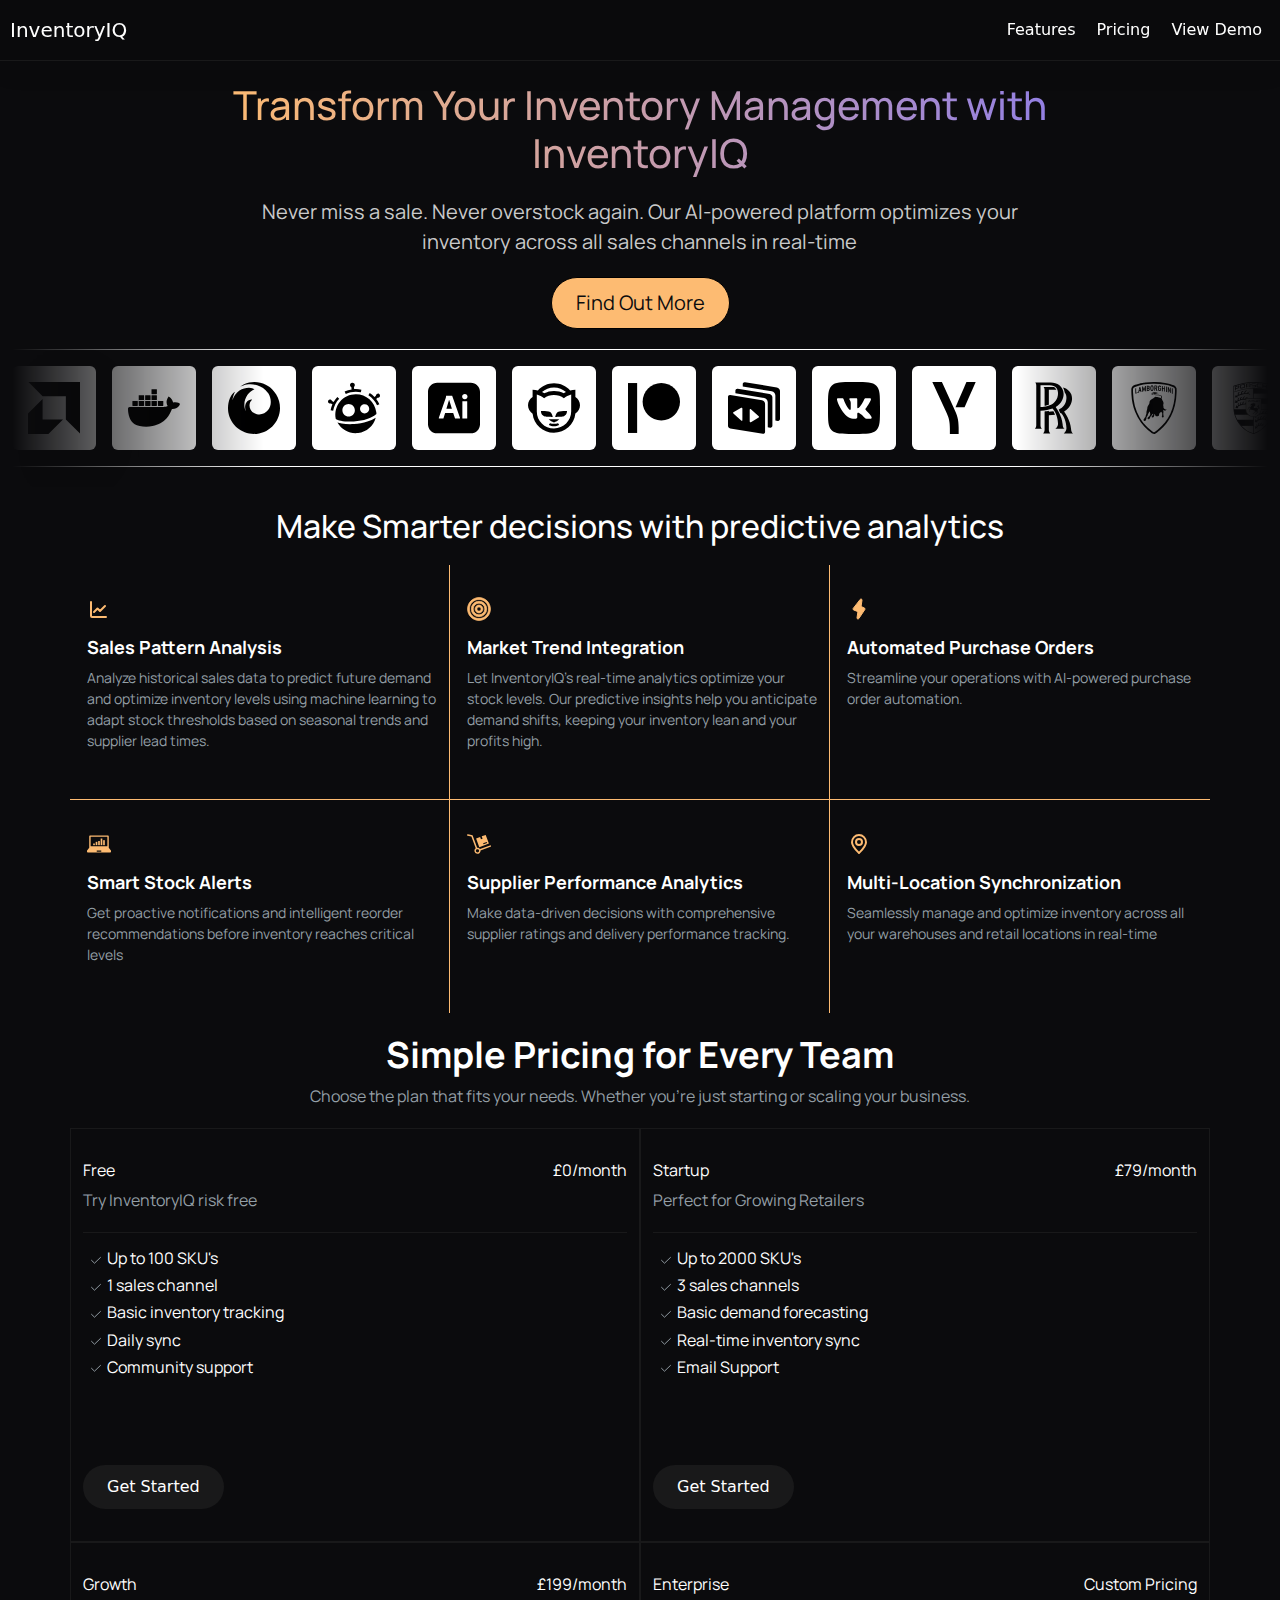
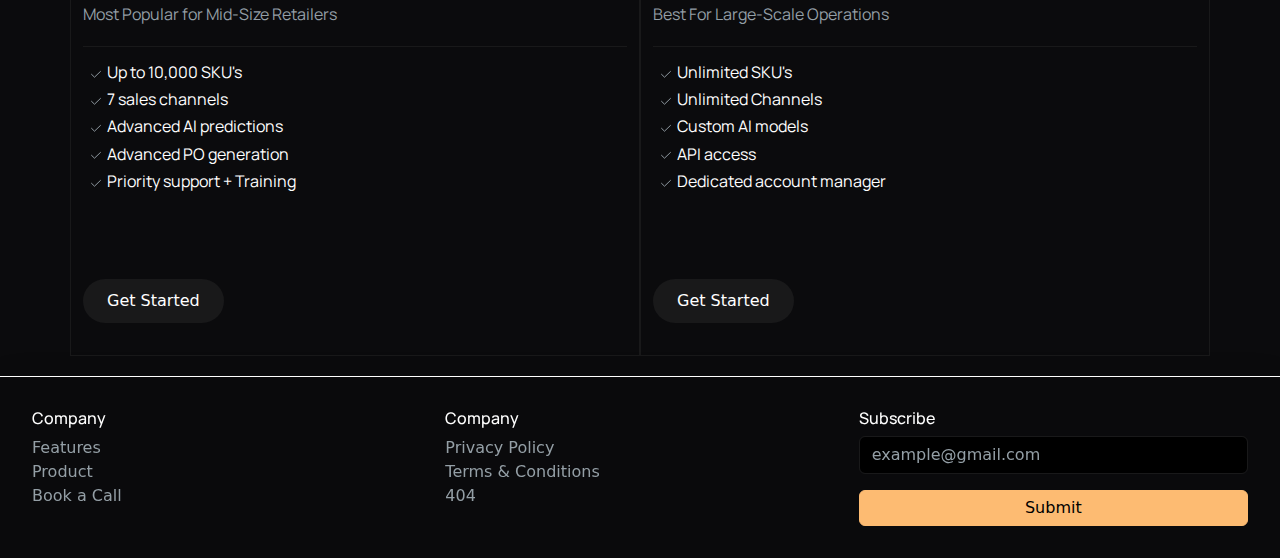
<file: index.html>
<!DOCTYPE html>
<html>
    <head>
        <meta charset="utf-8">
        <meta http-equiv="X-UA-Compatible" content="IE=edge">
        <title></title>
        <meta name="description" content="">
        <meta name="viewport" content="width=device-width, initial-scale=1">

        <!--Google Fonts Api-->
        <link rel="preconnect" href="https://fonts.googleapis.com">
        <link rel="preconnect" href="https://fonts.gstatic.com" crossorigin>
        <link href="https://fonts.googleapis.com/css2?family=Manrope:wght@200..800&display=swap" rel="stylesheet">

        <link rel="stylesheet" href="index.css">
        <!-- Bootstrap CSS for styling and layout-->
        <link href="https://cdn.jsdelivr.net/npm/bootstrap@5.3.3/dist/css/bootstrap.min.css" rel="stylesheet"
        integrity="sha384-QWTKZyjpPEjISv5WaRU9OFeRpok6YctnYmDr5pNlyT2bRjXh0JMhjY6hW+ALEwIH" 
        crossorigin="anonymous">
    </head>
<body class="body">

<nav id="nav1" class="navbar navbar-light navbar-expand-md sticky-top  ">
  <div class="container-fluid col-12   " id="navigation">
    <a href="" class="navbar-brand" id="link4">
        InventoryIQ
    </a>
    <!--Toggle Button for mobile devices-->
    <button class="navbar-toggler" type="button" data-bs-toggle="collapse" data-bs-target="#main-nav"
    aria-controls="main-nav" aria-expanded="false" aria-label="Toggle navigation">
      <span class="navbar-toggler-icon  "></span>
    </button>
    <!--Navbar Links-->
    <div class="collapse navbar-collapse justify-content-end align-center " id="main-nav">
        <ul class="navbar-nav">
          <li class="nav-item">
            <a class="nav-link" id="link1" href="#">Features</a>
          </li>

          <li class="nav-item">
            <a class="nav-link" id="link2" href="#">Pricing</a>
          </li>

          
          <li class="nav-item">
            <a class="nav-link " id="link3" href="#" >View Demo</a>
          </li>

          
        </ul>
    </div>
  </div>        
</nav>

<div class="container-fluid
" >
  <div class="row">
    <main>
      <h1 class="mx-auto text-center col-12 col-lg-8 ">Transform Your Inventory Management with InventoryIQ</h1>
      <p id="p1" class="text-center mx-auto col-12 col-lg-8"> Never miss a sale. Never overstock again. Our AI-powered 
      platform optimizes your inventory across all sales channels in real-time</p>

      <button class="mx-auto d-flex" id="cta">Find Out More</button>


      <div class="scroller col-12 mx-auto text-center d-flex" data-animated="true"  >
        <ul class="tag-list scroller__inner ">
          <li class="shadow-lg rounded" ><a ><img class="img" src="images/amd.svg" alt="amd-icon"></a>
          </li>
          <li class="rounded"><a ><img class="img" src="images/docker.svg"></a>
          </li>
          <li class="rounded"><a ><img class="img" src="images/firefox.svg"></a>
          </li>
          <li class="rounded"><a ><img class="img" src="images/freepik.svg"></a>
          </li>      
          <li class="rounded" ><a ><img class="img" src="images/illustrator.svg"></a>
          </li>
          
          <li class="rounded"><a ><img class="img" src="images/napster.svg" 
             ></a></li>
    
          <li class="rounded"><a ><img class="img" src="images/patreon.svg
            " alt="patreon-icon"></a></li>
    
          <li class="rounded"><a ><img class="img" src="images/slidesgo.svg"  
            alt="slidesgo-icon"></a></li> 
    
          <li class="rounded"><a ><img class="img" src="images/vk.svg" 
           alt="vk-icon" ></a></li>  
    
          <li class="rounded"><a ><img class="img" src="images/yandex.svg"
           alt="yandex-icon"  ></a></li>

           <li class="rounded"><a ><img class="img" src="images/rolls-royce-icon.svg"
            alt="Rolls-Royce-icon"  ></a></li> 

          <li class="rounded"><a ><img class="img" src="images/lamborghini-icon.svg"
          alt="lamborghini-icon"  ></a></li>

          <li class="rounded"><a ><img class="img" src="images/porsche-icon.svg"
            alt="porsche-icon"  ></a></li>

           <li class="rounded"><a ><img class="img" src="images/adobe-light-room-icon.svg"
           alt="adobe-light-room-icon"  ></a></li>  

           <li class="rounded"><a ><img class="img" src="images/zhihu-icon.svg"
            alt="zhihu-icon"  ></a></li>

          <!--Section 2 of Icons-->

           <li class="rounded"><a ><img class="img" src="images/amd.svg" alt="amd-icon"
            aria-hidden="true"></a></li>

           <li class="rounded"><a ><img class="img" src="images/docker.svg"
            aria-hidden="true"></a></li>

           <li class="rounded"><a ><img class="img" src="images/firefox.svg"
            aria-hidden="true"></a></li>

           <li class="rounded"><a ><img class="img" src="images/freepik.svg"
            aria-hidden="true"></a></li>  

           <li class="rounded"><a ><img class="img" src="images/illustrator.svg" 
            aria-hidden="true"></a>

            <li class="rounded"><a ><img class="img" src="images/napster.svg" 
            aria-hidden="true"  ></a></li>
     
           <li class="rounded"><a ><img class="img" src="images/patreon.svg
             " aria-hidden="true" alt="patreon-icon"></a></li>
     
           <li class="rounded"><a ><img class="img" src="images/slidesgo.svg"  
             alt="slidesgo-icon" aria-hidden="true"></a></li> 
     
           <li class="rounded"><a ><img class="img" src="images/vk.svg" 
            alt="vk-icon" aria-hidden="true" ></a></li>  
     
           <li class="rounded"><a ><img class="img" src="images/yandex.svg"
            alt="yandex-icon" aria-hidden="true" ></a></li>
           </li>

           <li class="rounded"><a ><img class="img" src="images/rolls-royce-icon.svg"
            alt="Rolls-Royce-icon" aria-hidden="true" ></a></li> 

          <li class="rounded"><a ><img class="img" src="images/lamborghini-icon.svg"
          alt="lamborghini-icon" aria-hidden="true" ></a></li>

          <li class="rounded"><a ><img class="img" src="images/porsche-icon.svg"
            alt="porsche-icon"  aria-hidden="true"></a></li>

           <li class="rounded"><a ><img class="img" src="images/adobe-light-room-icon.svg"
           alt="adobe-light-room-icon" aria-hidden="true" ></a></li>  

           <li class="rounded"><a ><img class="img" src="images/zhihu-icon.svg"
            alt="zhihu-icon" aria-hidden="true" ></a></li>
        </ul>
      </div> 

    </main>
    
    
    
  </div>
</div>

<div class="container" id="features">
  <div class="row justify-content-center">

    <h2 id="h2" class="col-12  col-md-12 mx-auto text-center">Make Smarter decisions with predictive analytics</h2>
    
    <div id="section1" class="section col-sm-12 col-md-4   ">
      <img src="images/graph-icon.svg">
      <h2>Sales Pattern Analysis</h2>
      <p>Analyze historical sales data to predict future demand and optimize inventory levels using machine
      learning to adapt stock thresholds based on seasonal trends and supplier lead times.</p>
    </div>

    <div id="section2" class="section col-sm-12 col-md-4  ">
      <img src="images/bullseye-icon.svg">
      <h2>Market Trend Integration</h2>
      <p>Let InventoryIQ's real-time analytics optimize your stock levels. Our predictive insights help you
      anticipate demand shifts, keeping your inventory lean and your profits high.</p>
    </div>

    <div id="section3" class="section col-sm-12 col-md-4  ">
      <img src="images/lightning-icon.svg">
      <h2>Automated Purchase Orders</h2>
      <p>Streamline your operations with AI-powered purchase order automation.</p>
    </div>

    
    
      <div id="section4" class="section col-sm-12 col-md-4  ">
        <img src="images/performance-graph-icon.svg">
        <h2>Smart Stock Alerts</h2>
        <p>Get proactive notifications and intelligent reorder recommendations before inventory reaches critical levels</p>
      </div>

      <div id="section5" class="section col-sm-12  col-md-4  ">
        <img src="images/transport-cart-icon.svg">
        <h2>Supplier Performance Analytics</h2>
        <p>Make data-driven decisions with comprehensive supplier ratings and delivery performance tracking.</p>
      </div>

      <div id="section6" class="section col-sm-12 col-md-4  ">
        <img src="images/location-pin-icon.svg">
        <h2>Multi-Location Synchronization</h2>
        <p>Seamlessly manage and optimize inventory across all your warehouses and retail locations in real-time</p>
      </div>
    
    

  </div>

</div>

<div class="container" id="pricing">
  <div class="row justify-content-center " >
    <h2 class="mx-auto text-center col-12 col-lg-8" id="pricingH2">Simple Pricing for Every Team</h2>
    <p id="pricingParagraph" class="mx-auto text-center col-10 col-lg-8">Choose the plan that fits your needs.
       Whether you're just starting or scaling your business.</p>

       
          <div class="col-sm-12 col-md-6  " id="free">
            <div  class="d-flex justify-content-between col-12"> 
              <h2 class="float-start ">Free</h2>
              <h2 class="float-end ">£0/month</h2> </div>
              <p>Try InventoryIQ risk free</p>  

                <h2><img src="images/tick-icon.svg" class="pricingImage"> Up to 100 SKU's</h2> 
                <h2><img src="images/tick-icon.svg" class="pricingImage"> 1 sales channel</h2> 
                <h2><img src="images/tick-icon.svg" class="pricingImage"> Basic inventory tracking</h2> 
                <h2><img src="images/tick-icon.svg" class="pricingImage"> Daily sync</h2>
                <h2><img src="images/tick-icon.svg" class="pricingImage"> Community support</h2> 

                <button class="pricingCta rounded-pill">Get Started</button>

          </div>


          <div class="col-sm-12 col-md-6" id="startup">
            <div  class="d-flex justify-content-between col-12"> 
              <h2 class="float-start ">Startup</h2>
              <h2 class="float-end ">£79/month</h2> </div>
              <p>Perfect for Growing Retailers</p>

              <h2><img src="images/tick-icon.svg" class="pricingImage"> Up to 2000 SKU's</h2>
              <h2><img src="images/tick-icon.svg" class="pricingImage"> 3 sales channels</h2>
              <h2><img src="images/tick-icon.svg" class="pricingImage"> Basic demand forecasting</h2>
              <h2><img src="images/tick-icon.svg" class="pricingImage"> Real-time inventory sync</h2>
              <h2><img src="images/tick-icon.svg" class="pricingImage"> Email Support</h2>

              <button class="pricingCta rounded-pill">Get Started</button>

          </div>


          <div class="col-sm-12 col-md-6" id="growth">
            
              <div  class="d-flex justify-content-between col-12"> 
                <h2 class="float-start ">Growth</h2>
                <h2 class="float-end ">£199/month</h2> </div>
                <p>Most Popular for Mid-Size Retailers</p>

                <h2><img src="images/tick-icon.svg" class="pricingImage"> Up to 10,000 SKU's</h2>
                <h2><img src="images/tick-icon.svg" class="pricingImage"> 7 sales channels</h2>
                <h2><img src="images/tick-icon.svg" class="pricingImage"> Advanced AI predictions</h2>
                <h2><img src="images/tick-icon.svg" class="pricingImage"> Advanced PO generation</h2>
                <h2><img src="images/tick-icon.svg" class="pricingImage"> Priority support + Training</h2>

                <button class="pricingCta rounded-pill">Get Started</button>

          </div>

          <div class="col-sm-12 col-md-6 " id="enterprise">
            <div  class="d-flex justify-content-between col-12"> 
              <h2 class="float-start ">Enterprise</h2>
              <h2 class="float-end ">Custom Pricing </h2> </div>
              <p>Best For Large-Scale Operations </p>

              <h2><img src="images/tick-icon.svg" class="pricingImage"> Unlimited SKU's</h2>
              <h2><img src="images/tick-icon.svg" class="pricingImage"> Unlimited Channels</h2>
              <h2><img src="images/tick-icon.svg" class="pricingImage"> Custom AI models</h2>
              <h2><img src="images/tick-icon.svg" class="pricingImage"> API access</h2>
              <h2><img src="images/tick-icon.svg" class="pricingImage"> Dedicated account manager</h2>

              <button class="pricingCta rounded-pill">Get Started</button>

          </div>  
       
  </div>
</div>



<!--Footer-->
<div class="container-fluid" id="footer">
  <div class="row justify-content-center">

    <div class=" col-sm-12 col-md-4">
      <h2>Company</h2>
        <ul>
          <li><a>Features</a></li>
          <li><a href="#">Product</a></li>
          <li><a href="#">Book a Call</a></li>
        </ul>
    </div>

    <div class="col-sm-12  col-md-4">
      <h2>Company</h2>
      <ul>
        <li><a href="#">Privacy Policy</a></li>
        <li><a href="#">Terms & Conditions</a></li>
        <li><a href="#">404</a></li>
      </ul>
    </div>

    <div class="col-sm-12 col-md-4">
      <h2>Subscribe</h2>
      <form>
        <input type="email" class="form-control " placeholder="example@gmail.com" id="emailLabel">
        <button type="submit" id="formCta" class="text-center col-12 ">Submit</button>

      </form>
    </div>


  </div>
</div>






<script src="https://cdn.jsdelivr.net/npm/@popperjs/core@2.11.8/dist/umd/popper.min.js" integrity="sha384-I7E8VVD/ismYTF4hNIPjVp/Zjvgyol6VFvRkX/vR+Vc4jQkC+hVqc2pM8ODewa9r" crossorigin="anonymous"></script>
<script src="https://cdn.jsdelivr.net/npm/bootstrap@5.3.3/dist/js/bootstrap.min.js" integrity="sha384-0pUGZvbkm6XF6gxjEnlmuGrJXVbNuzT9qBBavbLwCsOGabYfZo0T0to5eqruptLy" crossorigin="anonymous"></script>
<script src="https://ajax.googleapis.com/ajax/libs/jquery/3.7.1/jquery.min.js"></script>
<script src="index.js"></script>
</body>
</html>
</file>
<file: index.css>
* {
    padding: 0px;
    margin: 0px;

}

.body{
    background: #0B0B0D;
}

#nav1{
  padding: 10px;
}

/* #navigation {
    
border-radius: 16px;
background:rgba(0, 0, 0,0.01);
box-shadow: 0 4px 30px rgba(0, 0, 0, 0.1);
backdrop-filter: blur(20px);
-webkit-backdrop-filter: blur(20px);
border: 1px solid #19191A;
margin-bottom: 20px;
padding: 10px;
} */


.navbar-toggler-icon {
   
background-image: url("data:image/svg+xml,%3csvg xmlns='http://www.w3.org/2000/svg' viewBox='0 0 30 30'%3e%3cpath stroke='rgba(255, 255, 255, 1)' stroke-linecap='round' stroke-miterlimit='10' stroke-width='2' d='M4 7h22M4 15h22M4 23h22'/%3e%3c/svg%3e") !important;
}


#link4{
  color:#ffffff;
  cursor: pointer;
}

#link1{
    color:#ffffff;
    cursor: pointer;
}

#link2{
    color:#ffffff;
    cursor: pointer;
    margin-left: 5px;
}

#link3{
    color:#ffffff;
    cursor: pointer;
    margin-left: 5px;
}

h1,p,h2 {
    font-family: 'Manrope';
}

main h1, main p {
  margin-bottom: 20px;
  padding: 0px;
}

h1{
  
    background: #FDBB72;
    background: linear-gradient(to right, #FDBB72 0%, #927FE4 100%);
    -webkit-background-clip: text;
    -webkit-text-fill-color: transparent;
    font-size: 40px;
    padding-bottom:20px;
    font-weight: bold;
}

p{
    color: #ffffffcc;
    font-size: 20px;
    padding-bottom: 20px;
}

#h2{
  color: #ffffff;
  margin-bottom: 20px;
}

#h1{
  font-size: 40px;
  color:  #FDBB72;
  margin-bottom: 20px;
}

#cta{
    background-color:#FDBB72;
    font-family:'Manrope';
    font-size: 20px;
    color: #0B0B0D;
    padding:10px 24px;
    border-radius:50px;
    border: 1px solid black;
    margin-bottom: 20px;
}

#cta:hover{
    opacity:0.7;
}

/*Infinite Scroll CSS */




.tag-list {
    margin: 0;
    padding-inline: 0;
    list-style: none;
  }
  
  .tag-list li{
    padding: 1rem;
    background-color: white;
  }
  
  .scroller {
  /* max-width: 600px; */
  max-width: 600px;
    margin-bottom: 20px
  }
  
  
  .scroller__inner {
    display: flex;
    gap: 1rem;
    padding-block: 1rem;
    /*max-width: 600px;*/
    border-bottom: 1px solid white;
    border-top: 1px solid white;
    margin-bottom: 20px;
  }
  
  
  
  .scroller[data-animated=true]{
    overflow: hidden;
    /*max-width: 600px;*/
    max-width: 100%;
    -webkit-mask: linear-gradient(
      90deg,
      transparent,
      white 20%,
      white 80%,
      transparent
      );
  
      mask: linear-gradient(
      90deg,
      transparent,
      white 20%,
      white 80%,
      transparent
      );
  }
  
  .scroller[data-animated=true] .scroller__inner {
    flex-wrap: nowrap;
    animation: 
    scroll
    var(--_animation-duration,50s)
    var(--_animation-direction,forwards)
    linear infinite;
    width: max-content;
  }
  
  .scroller[data-direction='right']{
    --_animation-direction: reverse;
  }
  
  -scroller[data-direction='left']{
    --_animation-direction: forwards;
  }
  
  .scroller[data-speed='fast']{
  --_animation-duration: 40s;
  }
  
  .scroller[data-speed="slow"]{
  --_animation-duration: 120s;
  }
  
  @keyframes scroll {
    to {
      transform: translate(calc(-50% - 0.5rem));
    }
  }
  
  .img {
    width: 52px;
    
  }
  
  

/* End of Infinite Scroll CSS*/

#features h2, #features p {
  padding: 0px;
}

.section {
  
  padding:32px;
  gap: 16px;
  
}

#h2 {
  margin-bottom: 20px !important;
  margin-left: 0px !important;
  margin-right: 0px !important;

}

.section h2 {
  font-weight: bold;
  font-size: 18px;
  color:white;
  margin-left: 5px;
  padding: 0px;
}

.section p {
  color:#949fa6;
  font-size: 14px;
  margin-left: 5px;
}

.section img {
  margin-left: 5px;
  width: 24px;
  padding-bottom: 16px;
  
}
/*
#section1,#section2 {
  border-right: 1px solid #FDBB72;
  border-bottom:1px solid #FDBB72;
}

#section3 {
  border-bottom: 1px solid #FDBB72;
}

#section4,#section5 {
  border-right: 1px solid #FDBB72;
}
*/
#features{
  margin-bottom: 20px;
}

#pricing {
  margin-bottom: 20px;
}

#pricingH2 {
  color: white;
  font-weight: bold;
  font-size: 36px;
  padding: 0px;
}

#pricingParagraph{
  color: #949fa6;
  font-size: 16px;
  padding: 0px;
  margin-bottom: 20px;
}

#footer {
  background:rgba(0, 0, 0,0.01);
box-shadow: 0 4px 30px rgba(0, 0, 0, 0.1);
backdrop-filter: blur(20px);
-webkit-backdrop-filter: blur(20px);
border-top: 1px solid #ffffff;
padding: 32px;
}

/*#free {
  width: 40%;
}*/

#free, #startup, #growth, #enterprise {
  gap: 80px;
  padding-bottom: 32px;
  padding-top: 32px;
  border: 1px solid #19191A;
}

#free h2, #startup h2, #growth h2, #enterprise h2 {
  font-size: 16px;
  font-weight:normal;
  color:#ffffff;
}

.pricingImage {
  height: 16px;
  padding-left: 5px;
}

#free p , #startup p, #growth p, #enterprise p{
  color: #949fa6;
  font-size: 16px;
  border-bottom: 1px solid #19191A;

}

.pricingCta {
  background-color: #19191A;
  color: #ffffff;
  padding: 10px 24px;
  border: none;
  margin-top: 80px;
}

.pricingCta:hover {
  opacity: 0.7;
}



#footer h2 {
  color: #ffffff;
  font-size: 16px;
}

#footer li {
  list-style: none;
}

#footer a {
  color: #949fa6;
}

#footer ul {
  padding: 0px;
}

#emailLabel {
  background-color: #000000;
  border: 1px solid #19191A;
  color: #ffffff;
  margin-bottom: 16px;
}

#emailLabel::placeholder {
  color: #949fa6;
}

#emailLabel:focus-within {
  border-color: #FDBB72 !important;
  box-shadow: none !important;
  color: white;
}

#formCta {
  background-color: #FDBB72;
  border: 1px solid #FDBB72;
  border-radius:var(--bs-border-radius);
  padding: 5px;
}

li a {
  text-decoration: none;
}


 @media only screen and (min-width:300px) and (max-width:575.98px) {
/* Styles for Portrait phones */
#section1, #section2, #section3, #section4 , #section5 , #section6 {
  border-bottom: 1px solid #FDBB72;
  border-right: none;
}

#navigation {
    
  background:rgba(0, 0, 0,0.01);
  box-shadow: 0 4px 30px rgba(0, 0, 0, 0.1);
  backdrop-filter: blur(20px);
  -webkit-backdrop-filter: blur(20px);
  border-bottom: 1px solid #19191A;
  margin-bottom: 20px;
  padding: 10px;
  border-radius: 0px;
  }

  #nav1 {
    padding: 0px;
  }

  #link3,#link2,#link1 {
    margin-left: 5px;
  }

  #section1,#section2,#section3,#section4,#section5,#section6{
    border: none;
  }

 
}


@media only screen and (min-width:576px) and (max-width:767.98px) {
/* Styles for Landscape phones */ 


#navigation {
    
  background:rgba(0, 0, 0,0.01);
  box-shadow: 0 4px 30px rgba(0, 0, 0, 0.1);
  backdrop-filter: blur(20px);
  -webkit-backdrop-filter: blur(20px);
  border-bottom: 1px solid #19191A;
  border-left: none;
  border-right: none;
  border-top: none;  
  margin-bottom: 20px;
  padding: 10px;
  border-radius: 0px;
  margin-top: 0px;
  margin-left: 0px;
  margin-right: 0px;
  }

  #nav1 {
    padding: 0px;
  }

  #link3,#link2,#link1 {
    margin-left: 5px;
  }

  
  #section1,#section2,#section3,#section4,#section5,#section6{
    border: none;
  }

}

@media only screen and (min-width:768px) and (max-width:991.98px) {
 /* Styles tablets */

 #nav1 {
  padding: 0px;
 }

 #navigation {
    
  background:rgba(0, 0, 0,0.01);
  box-shadow: 0 4px 30px rgba(0, 0, 0, 0.1);
  backdrop-filter: blur(20px);
  -webkit-backdrop-filter: blur(20px);
  border-bottom: 1px solid #19191A;
  border-left: none;
  border-right: none;
  border-top: none;   
  margin-bottom: 20px;
  padding: 10px;
  border-radius: 0px;
  margin-top: 0px;
  margin-left: 0px;
  margin-right: 0px;
  }

  #link3,#link2,#link1 {
    margin-left: 5px;
  }

  
#section1,#section2 {
  border-right: 1px solid #FDBB72;
  border-bottom:1px solid #FDBB72;
}

#section3 {
  border-bottom: 1px solid #FDBB72;
}

#section4,#section5 {
  border-right: 1px solid #FDBB72;
}

}

@media only screen and  (min-width:992px) and (max-width:1199.98px) {
/* Styles for portrait tablets and large phones */

#link3,#link2,#link1 {
  margin-left: 5px;
}


#section1,#section2 {
border-right: 1px solid #FDBB72;
border-bottom:1px solid #FDBB72;
}

#section3 {
border-bottom: 1px solid #FDBB72;
}

#section4,#section5 {
border-right: 1px solid #FDBB72;
}

#nav1 {
  padding: 0px;
 }

 #navigation {
    
  background:rgba(0, 0, 0,0.01);
  box-shadow: 0 4px 30px rgba(0, 0, 0, 0.1);
  backdrop-filter: blur(20px);
  -webkit-backdrop-filter: blur(20px);
  border-bottom: 1px solid #19191A;
  border-left: none;
  border-right: none;
  border-top: none;  
  margin-bottom: 20px;
  padding: 10px;
  border-radius: 0px;
  margin-top: 0px;
  margin-left: 0px;
  margin-right: 0px;
  }

}

@media only screen and (min-width: 1200px)  {
/* Styles for laptops and desktops */

#nav1 {
  padding: 0px;
 }

 #navigation {
    
  background:rgba(0, 0, 0,0.01);
  box-shadow: 0 4px 30px rgba(0, 0, 0, 0.1);
  backdrop-filter: blur(20px);
  -webkit-backdrop-filter: blur(20px);
  border-bottom: 1px solid #19191A;
  border-left: none;
  border-right: none;
  border-top: none;   
  margin-bottom: 20px;
  padding: 10px;
  border-radius: 0px;
  margin-top: 0px;
  margin-left: 0px;
  margin-right: 0px;
  }

  #link3,#link2,#link1 {
    margin-left: 5px;
  }
  
  
  #section1,#section2 {
  border-right: 1px solid #FDBB72;
  border-bottom:1px solid #FDBB72;
  }
  
  #section3 {
  border-bottom: 1px solid #FDBB72;
  }
  
  #section4,#section5 {
  border-right: 1px solid #FDBB72;
  }

}
</file>
